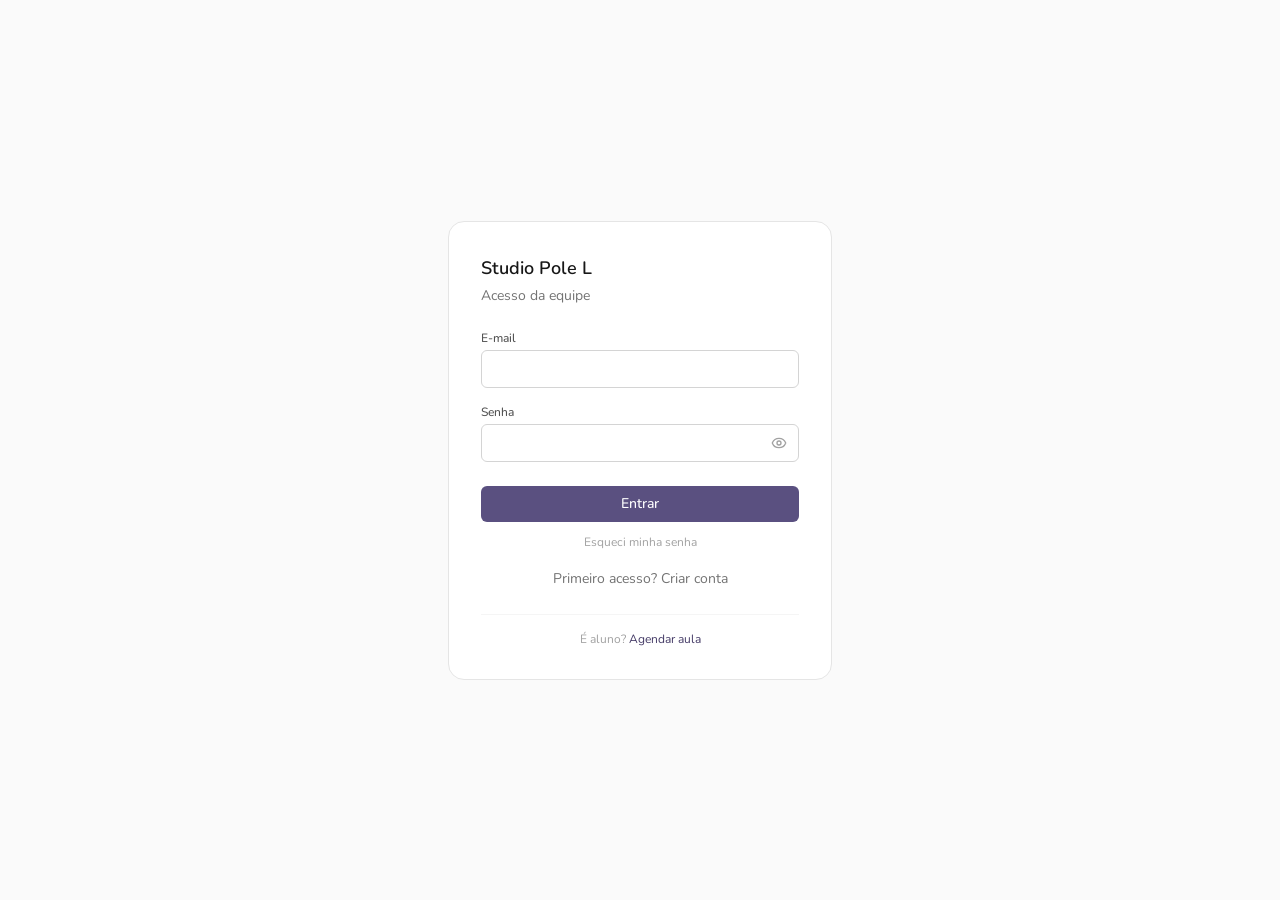
<file: index.html>
<!doctype html>
<html lang="pt-BR">
  <head>
    <meta charset="UTF-8" />
    <meta name="viewport" content="width=device-width, initial-scale=1.0" />
    <meta name="robots" content="noindex" />
    <link rel="icon" href="data:image/svg+xml,<svg xmlns=%22http://www.w3.org/2000/svg%22 viewBox=%220 0 100 100%22><circle cx=%2250%22 cy=%2250%22 r=%2245%22 fill=%22%2360567e%22/><text x=%2250%22 y=%2268%22 font-size=%2252%22 text-anchor=%22middle%22 fill=%22white%22 font-family=%22sans-serif%22 font-weight=%22bold%22>L</text></svg>" />
    <link rel="preconnect" href="https://fonts.googleapis.com" />
    <link rel="preconnect" href="https://fonts.gstatic.com" crossorigin />
    <link
      href="https://fonts.googleapis.com/css2?family=League+Spartan:wght@600;700;800&family=Nunito:wght@400;500;600;700;800&display=swap"
      rel="stylesheet"
    />
    <title>Studio Pole L</title>
    <script type="module" crossorigin src="/assets/index-BQ0wge7r.js"></script>
    <link rel="stylesheet" crossorigin href="/assets/index-BTRkK8Iu.css">
  </head>
  <body>
    <div id="root"></div>
  </body>
</html>
</file>
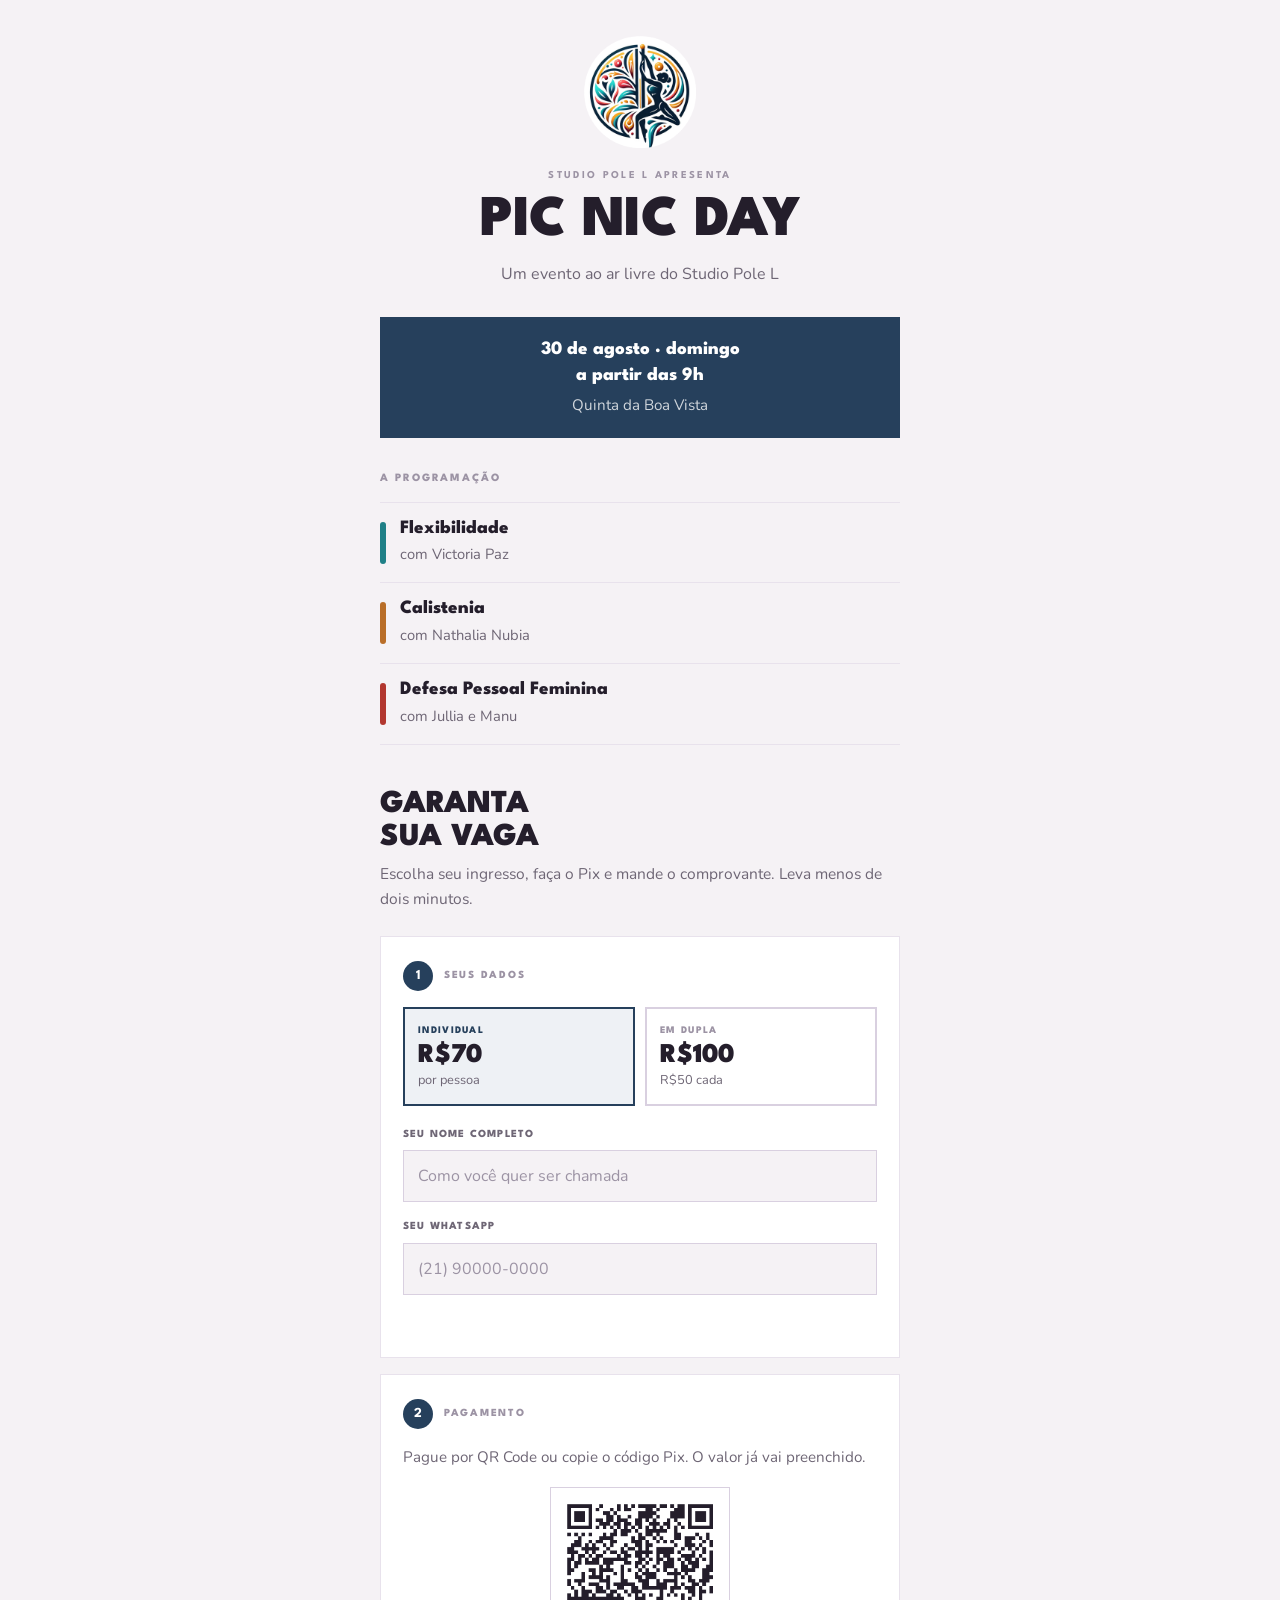
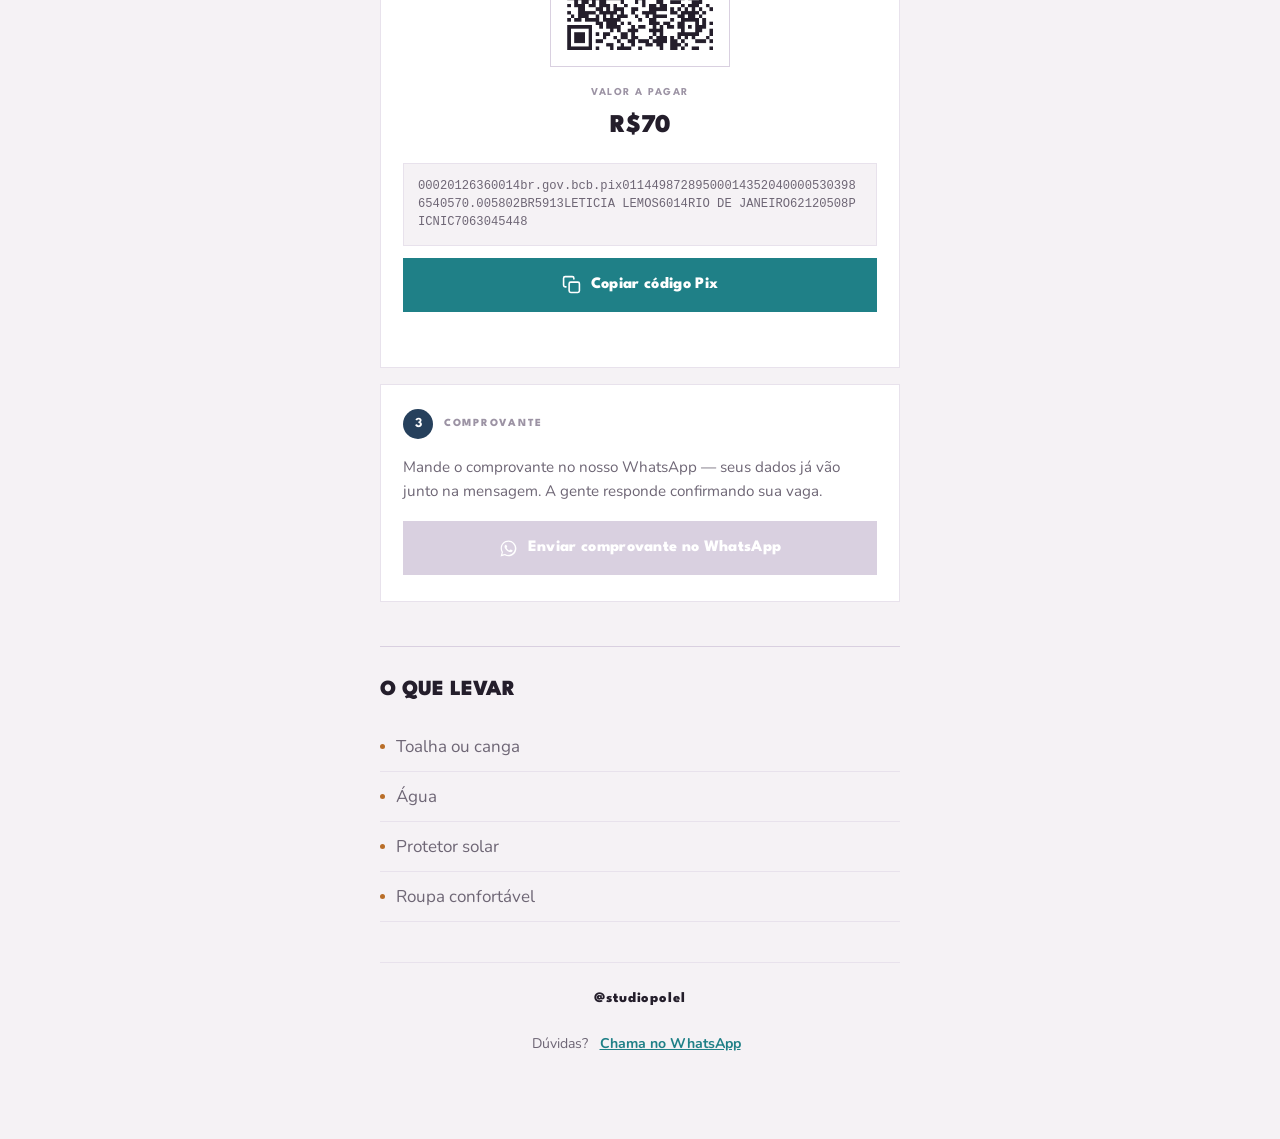
<file: picnicday/index.html>
<!doctype html><html lang="pt-BR"><head><meta charset="utf-8"><meta name="viewport" content="width=device-width,initial-scale=1"><meta name="description" content="Pic Nic Day — evento ao ar livre do Studio Pole L. 30 de agosto, Quinta da Boa Vista."><meta property="og:title" content="Pic Nic Day · Studio Pole L"><meta property="og:description" content="30 de agosto, domingo, a partir das 9h — Quinta da Boa Vista."><meta property="og:type" content="website"><style>*{box-sizing:border-box}body{margin:0}</style></head><body><title>Pic Nic Day — Garanta sua vaga · Studio Pole L</title>
<style>
  @font-face{font-family:'League Spartan';font-weight:700 900;font-style:normal;font-display:swap;
    src:url([data-uri]) format('woff2');}
  @font-face{font-family:'Nunito';font-weight:200 1000;font-style:normal;font-display:swap;
    src:url([data-uri]) format('woff2');}

:root{
  color-scheme:light;
  --bg:#F5F2F5;
  --surface:#FFFFFF;
  --ink:#241E2B;
  --ink-soft:#6E6675;
  --ink-faint:#9C93A4;
  --hair:#E8E2EC;
  --hair-strong:#D9D0E0;
  --navy:#26405C;
  --navy-dark:#1B2E43;
  --teal:#1F8087;
  --ochre:#B96E28;
  --brick:#B2372F;
  --f-title:'League Spartan','Arial Narrow',Arial,sans-serif;
  --f-body:'Nunito','Segoe UI',system-ui,sans-serif;
  --f-mono:ui-monospace,'SF Mono',Menlo,Consolas,monospace;
}
:root[data-theme="dark"],:root[data-theme="light"]{color-scheme:light;}

*{box-sizing:border-box;}
html{-webkit-text-size-adjust:100%;}
body{
  margin:0; background:var(--bg); color:var(--ink);
  font-family:var(--f-body); font-size:17px; line-height:1.6;
  -webkit-font-smoothing:antialiased;
}
img{max-width:100%; display:block;}

.page{max-width:560px; margin:0 auto; padding:0 20px 72px;}

/* ---------- topo ---------- */
.top{text-align:center; padding:36px 0 30px;}
.top .logo{width:112px; height:112px; margin:0 auto 20px;}
.top .apresenta{
  font-family:var(--f-title); font-weight:700; font-size:.66rem; letter-spacing:.22em;
  text-transform:uppercase; color:var(--ink-faint); margin-bottom:10px;
}
.top h1{
  font-family:var(--f-title); font-weight:900; font-size:clamp(2.5rem,12vw,3.6rem);
  line-height:.92; letter-spacing:-.01em; margin:0 0 14px; text-transform:uppercase;
}
.top .desc{color:var(--ink-soft); font-size:1rem; margin:0;}

.when{
  background:var(--navy); color:#fff; padding:20px 22px; text-align:center; margin-bottom:32px;
}
.when .d{font-family:var(--f-title); font-weight:800; font-size:1.18rem; line-height:1.35;}
.when .l{font-size:.95rem; color:rgba(255,255,255,.78); margin-top:5px;}

/* ---------- modalidades ---------- */
h2.sec{
  font-family:var(--f-title); font-weight:800; font-size:.7rem; letter-spacing:.18em;
  text-transform:uppercase; color:var(--ink-faint); margin:0 0 14px;
}
.mods{margin-bottom:44px;}
.mod{display:flex; gap:14px; align-items:center; padding:15px 0; border-bottom:1px solid var(--hair);}
.mod:first-child{border-top:1px solid var(--hair);}
.mod i{width:6px; height:42px; flex:none; border-radius:3px;}
.mod strong{display:block; font-family:var(--f-title); font-weight:800; font-size:1.18rem; line-height:1.2;}
.mod span{font-size:.92rem; color:var(--ink-soft);}
.mods-note{font-size:.94rem; color:var(--ink-soft); margin:0 0 44px;}

/* ---------- passos ---------- */
.vaga-head{margin-bottom:6px;}
.vaga-head h2{
  font-family:var(--f-title); font-weight:900; font-size:2rem; line-height:1.02;
  text-transform:uppercase; margin:0 0 8px;
}
.vaga-head p{margin:0 0 24px; color:var(--ink-soft); font-size:.97rem;}

.step{background:var(--surface); border:1px solid var(--hair); padding:24px 22px 26px; margin-bottom:16px;}
.step .num{
  display:flex; align-items:center; gap:11px; margin-bottom:16px;
  font-family:var(--f-title); font-weight:800; font-size:.68rem; letter-spacing:.16em;
  text-transform:uppercase; color:var(--ink-faint);
}
.step .num b{
  width:30px; height:30px; flex:none; border-radius:50%; background:var(--navy); color:#fff;
  display:flex; align-items:center; justify-content:center; font-size:.86rem; letter-spacing:0;
}
.step > p{margin:0 0 18px; color:var(--ink-soft); font-size:.95rem;}

/* ---------- ingressos ---------- */
.tickets{display:grid; grid-template-columns:1fr 1fr; gap:10px; margin-bottom:20px;}
.ticket{
  border:2px solid var(--hair-strong); background:var(--surface); cursor:pointer;
  padding:15px 13px; text-align:left; color:var(--ink); font-family:var(--f-body); line-height:1.3;
}
.ticket:focus-visible{outline:3px solid var(--teal); outline-offset:2px;}
.ticket .lbl{
  display:block; font-family:var(--f-title); font-weight:800; font-size:.63rem;
  letter-spacing:.13em; text-transform:uppercase; color:var(--ink-faint); margin-bottom:5px;
}
.ticket .val{display:block; font-family:var(--f-title); font-weight:900; font-size:1.7rem; line-height:1;}
.ticket .sub{display:block; font-size:.8rem; color:var(--ink-soft); margin-top:3px;}
.ticket[aria-pressed="true"]{border-color:var(--navy); background:#EEF1F5;}
.ticket[aria-pressed="true"] .lbl{color:var(--navy);}

/* ---------- campos ---------- */
.field{margin-bottom:16px;}
.field label{
  display:block; font-family:var(--f-title); font-weight:800; font-size:.68rem;
  letter-spacing:.11em; text-transform:uppercase; color:var(--ink-soft); margin-bottom:7px;
}
.field input{
  width:100%; padding:14px 14px; font-family:var(--f-body); font-size:1rem; color:var(--ink);
  background:var(--bg); border:1px solid var(--hair-strong); border-radius:0;
}
.field input:focus{outline:3px solid var(--teal); outline-offset:1px; background:#fff;}
.field input::placeholder{color:var(--ink-faint);}
.field.hidden{display:none;}
.err{
  font-size:.85rem; color:var(--brick); font-weight:700; margin-top:14px; min-height:20px;
}

/* ---------- botões ---------- */
.btn{
  display:flex; align-items:center; justify-content:center; gap:10px; width:100%;
  padding:17px 18px; border:0; cursor:pointer; text-decoration:none;
  font-family:var(--f-title); font-weight:800; font-size:1rem; letter-spacing:.02em;
  background:var(--navy); color:#fff; text-align:center; line-height:1.25;
}
.btn:hover{background:var(--navy-dark);}
.btn:focus-visible{outline:3px solid var(--teal); outline-offset:3px;}
.btn.teal{background:var(--teal);}
.btn.teal:hover{background:#186970;}
.btn svg{width:19px; height:19px; flex:none;}
.btn[aria-disabled="true"]{background:var(--hair-strong); color:#fff; cursor:not-allowed;}
.btn[aria-disabled="true"]:hover{background:var(--hair-strong);}

/* ---------- pix ---------- */
.qr{
  width:180px; height:180px; margin:0 auto 18px; background:#fff;
  border:1px solid var(--hair-strong); padding:9px;
  display:flex; align-items:center; justify-content:center; text-align:center;
}
.qr[hidden]{display:none;}
.qr img{width:100%; height:100%; object-fit:contain;}
.qr .empty{
  font-family:var(--f-title); font-weight:700; font-size:.63rem; letter-spacing:.1em;
  text-transform:uppercase; color:var(--ink-faint); line-height:1.7; padding:0 6px;
}
.valor{
  text-align:center; font-family:var(--f-title); font-weight:900; font-size:1.6rem;
  margin-bottom:16px; color:var(--ink);
}
.valor span{display:block; font-weight:700; font-size:.66rem; letter-spacing:.14em;
  text-transform:uppercase; color:var(--ink-faint); margin-bottom:4px;}
.code{
  font-family:var(--f-mono); font-size:.76rem; line-height:1.5; word-break:break-all;
  background:var(--bg); border:1px solid var(--hair); padding:13px 14px; margin-bottom:12px;
  color:var(--ink-soft); max-height:104px; overflow-y:auto;
}
.copied{
  font-family:var(--f-title); font-weight:800; font-size:.76rem; letter-spacing:.08em;
  text-transform:uppercase; color:var(--teal); text-align:center; margin-top:11px; min-height:18px;
}

/* ---------- levar ---------- */
.bring{margin-top:44px; border-top:1px solid var(--hair-strong); padding-top:26px;}
.bring h2{font-family:var(--f-title); font-weight:900; font-size:1.35rem; margin:0 0 14px; text-transform:uppercase;}
.bring ul{margin:0; padding:0; list-style:none;}
.bring li{
  padding:11px 0; border-bottom:1px solid var(--hair); color:var(--ink-soft);
  display:flex; align-items:center; gap:11px;
}
.bring li::before{content:""; width:5px; height:5px; background:var(--ochre); flex:none; border-radius:50%;}
.bring .after{margin-top:16px; font-size:.93rem; color:var(--ink-soft);}

footer{margin-top:40px; padding-top:24px; border-top:1px solid var(--hair); text-align:center;}
footer .h{font-family:var(--f-title); font-weight:800; font-size:.9rem; letter-spacing:.06em;}
footer p{font-size:.88rem; color:var(--ink-soft); margin:10px 0 0;}
footer a{color:var(--teal); font-weight:700; display:inline-block; padding:12px 8px;}
footer a:focus-visible{outline:3px solid var(--teal); outline-offset:2px;}

@media (max-width:380px){
  .tickets{grid-template-columns:1fr;}
  .qr{width:160px; height:160px;}
}
@media (prefers-reduced-motion: reduce){*{transition:none !important;}}
</style>

<div class="page">

  <header class="top">
    <img class="logo" id="logo" src="" alt="Studio Pole L">
    <div class="apresenta">Studio Pole L apresenta</div>
    <h1>Pic Nic Day</h1>
    <p class="desc">Um evento ao ar livre do Studio Pole L</p>
  </header>

  <div class="when">
    <div class="d">30 de agosto &middot; domingo<br>a partir das 9h</div>
    <div class="l">Quinta da Boa Vista</div>
  </div>

  <h2 class="sec">A programação</h2>
  <div class="mods">
    <div class="mod">
      <i style="background:#1F8087"></i>
      <div><strong>Flexibilidade</strong><span>com Victoria Paz</span></div>
    </div>
    <div class="mod">
      <i style="background:#B96E28"></i>
      <div><strong>Calistenia</strong><span>com Nathalia Nubia</span></div>
    </div>
    <div class="mod">
      <i style="background:#B2372F"></i>
      <div><strong>Defesa Pessoal Feminina</strong><span>com Jullia e Manu</span></div>
    </div>
  </div>

  <section class="vaga-head">
    <h2>Garanta<br>sua vaga</h2>
    <p>Escolha seu ingresso, faça o Pix e mande o comprovante. Leva menos de dois minutos.</p>
  </section>

  <!-- 1 -->
  <div class="step">
    <div class="num"><b>1</b> Seus dados</div>

    <div class="tickets">
      <button class="ticket" type="button" id="tkIndiv" aria-pressed="true">
        <span class="lbl">Individual</span>
        <span class="val">R$70</span>
        <span class="sub">por pessoa</span>
      </button>
      <button class="ticket" type="button" id="tkDupla" aria-pressed="false">
        <span class="lbl">Em dupla</span>
        <span class="val">R$100</span>
        <span class="sub">R$50 cada</span>
      </button>
    </div>

    <div class="field">
      <label for="nome">Seu nome completo</label>
      <input type="text" id="nome" autocomplete="name" placeholder="Como você quer ser chamada">
    </div>
    <div class="field">
      <label for="tel">Seu WhatsApp</label>
      <input type="tel" id="tel" autocomplete="tel" inputmode="tel" placeholder="(21) 90000-0000">
    </div>
    <div class="field hidden" id="acompField">
      <label for="acomp">Nome de quem vem com você</label>
      <input type="text" id="acomp" placeholder="Nome completo do acompanhante">
    </div>
    <div class="err" id="erro" role="status" aria-live="polite"></div>
  </div>

  <!-- 2 -->
  <div class="step">
    <div class="num"><b>2</b> Pagamento</div>
    <p>Pague por QR Code ou copie o código Pix. O valor já vai preenchido.</p>

    <div class="qr" id="qrSlot"><span class="empty">QR Code do Pix<br>entra aqui</span></div>
    <div class="valor"><span>Valor a pagar</span><em id="valorTxt" style="font-style:normal">R$70</em></div>
    <div class="code" id="pixCode">[PIX COPIA E COLA — INDIVIDUAL]</div>
    <button class="btn teal" type="button" id="copyBtn">
      <svg viewBox="0 0 24 24" fill="none" stroke="currentColor" stroke-width="2" stroke-linecap="round" stroke-linejoin="round"><rect x="9" y="9" width="13" height="13" rx="2"/><path d="M5 15H4a2 2 0 0 1-2-2V4a2 2 0 0 1 2-2h9a2 2 0 0 1 2 2v1"/></svg>
      Copiar código Pix
    </button>
    <div class="copied" id="copyMsg" role="status" aria-live="polite"></div>
  </div>

  <!-- 3 -->
  <div class="step">
    <div class="num"><b>3</b> Comprovante</div>
    <p>Mande o comprovante no nosso WhatsApp — seus dados já vão junto na mensagem. A gente responde confirmando sua vaga.</p>
    <a class="btn" id="waBtn" href="#" target="_blank" rel="noopener">
      <svg viewBox="0 0 24 24" fill="currentColor"><path d="M12.04 2C6.58 2 2.13 6.45 2.13 11.91c0 1.75.46 3.45 1.32 4.95L2 22l5.25-1.38c1.45.79 3.08 1.21 4.79 1.21h.01c5.46 0 9.91-4.45 9.91-9.91 0-2.65-1.03-5.14-2.9-7.01A9.82 9.82 0 0 0 12.04 2zm0 18.15h-.01c-1.52 0-3.01-.41-4.31-1.18l-.31-.18-3.2.84.85-3.12-.2-.32a8.2 8.2 0 0 1-1.26-4.38c0-4.54 3.7-8.23 8.24-8.23 2.2 0 4.27.86 5.82 2.42a8.18 8.18 0 0 1 2.41 5.82c0 4.54-3.69 8.23-8.23 8.23zm4.52-6.16c-.25-.12-1.47-.72-1.69-.81-.23-.08-.39-.12-.56.13-.16.24-.64.8-.79.97-.14.16-.29.18-.54.06-.25-.12-1.05-.39-1.99-1.23-.74-.66-1.23-1.47-1.38-1.72-.14-.25-.01-.38.11-.5.11-.11.25-.29.37-.43.12-.15.16-.25.25-.41.08-.17.04-.31-.02-.43-.06-.12-.56-1.34-.76-1.84-.2-.48-.4-.42-.56-.43h-.47c-.17 0-.43.06-.66.31-.23.25-.86.85-.86 2.07 0 1.22.89 2.4 1.01 2.56.12.17 1.75 2.67 4.23 3.74.59.26 1.05.41 1.41.52.59.19 1.13.16 1.56.1.48-.07 1.47-.6 1.68-1.18.21-.58.21-1.08.14-1.18-.06-.11-.22-.17-.47-.29z"/></svg>
      Enviar comprovante no WhatsApp
    </a>
  </div>

  <section class="bring">
    <h2>O que levar</h2>
    <ul>
      <li>Toalha ou canga</li>
      <li>Água</li>
      <li>Protetor solar</li>
      <li>Roupa confortável</li>
    </ul>
  </section>

  <footer>
    <div class="h">@studiopolel</div>
    <p>Dúvidas? <a id="waHelp" href="#" target="_blank" rel="noopener">Chama no WhatsApp</a></p>
  </footer>

</div>

<script>
/* =====================================================================
   CONFIGURAÇÃO — preencha só este bloco.
   ===================================================================== */
const CONFIG = {
  // WhatsApp do estúdio: só números, com 55 + DDD.
  whatsapp: "5521970674691",

  // Banco: a inscrição é gravada em inscricoes_evento no Supabase.
  // A chave abaixo é publicável por design — só permite INSERT nesta tabela,
  // nunca leitura da lista (ver migration 20260805000000_inscricoes_evento.sql).
  supabaseUrl: "https://fgvxhwpqsxohqrccrlfn.supabase.co",
  supabaseKey: "sb_publishable_vEMdFzykAiJ74UA9IrB9BQ_WNqemzzJ",
  evento: "picnic-day-2026-08-30",

  // Pix Copia e Cola — chave 49872895000143 (Leticia Lemos), valor já embutido.
  pixIndividual: "00020126360014br.gov.bcb.pix011449872895000143520400005303986540570.005802BR5913LETICIA LEMOS6014RIO DE JANEIRO62120508PICNIC7063045448",
  pixDupla:      "00020126360014br.gov.bcb.pix0114498728950001435204000053039865406100.005802BR5913LETICIA LEMOS6014RIO DE JANEIRO62130509PICNIC10063044935",

  // QR Code em data URI ("data:image/png;base64,..."). Deixe "" para o espaço reservado.
  qrIndividual: "[data-uri]",
  qrDupla: "[data-uri]"
};
/* ===================================================================== */

const LOGO = "[data-uri]";

(function(){
  const $ = id => document.getElementById(id);
  const tkIndiv=$("tkIndiv"), tkDupla=$("tkDupla");
  const nome=$("nome"), tel=$("tel"), acomp=$("acomp"), acompField=$("acompField");
  const pixCode=$("pixCode"), qrSlot=$("qrSlot"), valorTxt=$("valorTxt");
  const waBtn=$("waBtn"), erro=$("erro"), copyMsg=$("copyMsg");

  $("logo").src = LOGO;
  $("waHelp").href = "https://wa.me/" + CONFIG.whatsapp;

  let dupla = false;

  function render(){
    tkIndiv.setAttribute("aria-pressed", String(!dupla));
    tkDupla.setAttribute("aria-pressed", String(dupla));
    acompField.classList.toggle("hidden", !dupla);
    pixCode.textContent = dupla ? CONFIG.pixDupla : CONFIG.pixIndividual;
    valorTxt.textContent = dupla ? "R$100" : "R$70";

    const qr = dupla ? CONFIG.qrDupla : CONFIG.qrIndividual;
    qrSlot.replaceChildren();
    qrSlot.hidden = !qr;
    if (qr) {
      const img = document.createElement("img");
      img.src = qr;
      img.alt = "QR Code do Pix — " + (dupla ? "ingresso em dupla, R$100" : "ingresso individual, R$70");
      qrSlot.appendChild(img);
    }
    copyMsg.textContent = "";
    validar();
  }

  function faltando(){
    const f = [];
    if (!nome.value.trim()) f.push("seu nome");
    if (!tel.value.trim()) f.push("seu WhatsApp");
    if (dupla && !acomp.value.trim()) f.push("o nome do acompanhante");
    return f;
  }

  function validar(){
    const f = faltando();
    const ok = f.length === 0;
    waBtn.setAttribute("aria-disabled", String(!ok));
    if (ok) {
      erro.textContent = "";
      const linhas = [
        "Oi! Quero garantir minha vaga no Pic Nic Day (30/08).",
        "",
        "Nome: " + nome.value.trim(),
        "WhatsApp: " + tel.value.trim(),
        "Ingresso: " + (dupla ? "em dupla — R$100" : "individual — R$70")
      ];
      if (dupla) linhas.push("Acompanhante: " + acomp.value.trim());
      linhas.push("", "Segue o comprovante do Pix:");
      waBtn.href = "https://wa.me/" + CONFIG.whatsapp + "?text=" + encodeURIComponent(linhas.join("\n"));
    } else {
      waBtn.href = "#";
    }
    return ok;
  }

  // Grava a inscrição no banco. Roda em paralelo à ida pro WhatsApp:
  // se o banco falhar, a pessoa segue mesmo assim — o comprovante no
  // WhatsApp continua sendo a confirmação que vale.
  let jaRegistrou = false;
  function registrar(){
    if (jaRegistrou || !CONFIG.supabaseUrl || !CONFIG.supabaseKey) return;
    jaRegistrou = true;
    const corpo = {
      evento: CONFIG.evento,
      nome: nome.value.trim(),
      telefone: tel.value.trim(),
      tipo_ingresso: dupla ? "dupla" : "individual",
      nome_acompanhante: dupla ? acomp.value.trim() : null,
      valor_centavos: dupla ? 10000 : 7000
    };
    try {
      fetch(CONFIG.supabaseUrl + "/rest/v1/inscricoes_evento", {
        method: "POST",
        keepalive: true,
        headers: {
          "apikey": CONFIG.supabaseKey,
          "Authorization": "Bearer " + CONFIG.supabaseKey,
          "Content-Type": "application/json",
          "Prefer": "return=minimal"
        },
        body: JSON.stringify(corpo)
      }).catch(() => { jaRegistrou = false; });
    } catch (_) { jaRegistrou = false; }
  }

  waBtn.addEventListener("click", e => {
    if (waBtn.getAttribute("aria-disabled") === "true") {
      e.preventDefault();
      const f = faltando();
      erro.textContent = "Antes de enviar, preencha " + f.join(", ") + ".";
      (f[0] === "seu nome" ? nome : f[0] === "seu WhatsApp" ? tel : acomp).focus();
      return;
    }
    registrar();
  });

  tkIndiv.addEventListener("click", () => { dupla = false; render(); });
  tkDupla.addEventListener("click", () => { dupla = true; render(); });
  [nome, tel, acomp].forEach(el => el.addEventListener("input", validar));

  $("copyBtn").addEventListener("click", async () => {
    try {
      await navigator.clipboard.writeText(pixCode.textContent);
      copyMsg.textContent = "Código copiado ✓";
    } catch {
      const sel = window.getSelection(), r = document.createRange();
      r.selectNodeContents(pixCode); sel.removeAllRanges(); sel.addRange(r);
      copyMsg.textContent = "Toque e segure no código para copiar";
    }
  });

  render();
})();
</script>
</body></html>
</file>
